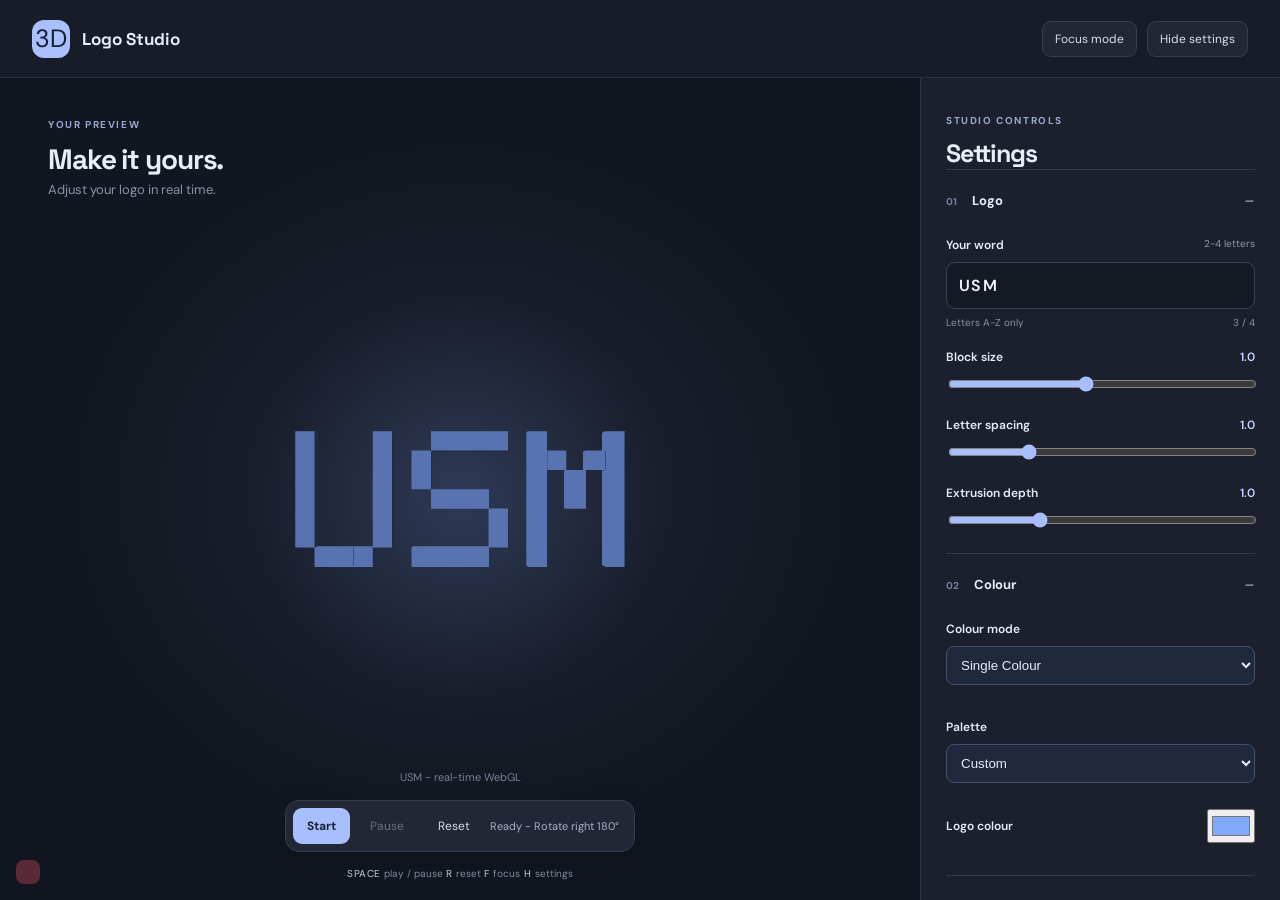
<file: CPC354-Assignment-1/index.html>
<!doctype html>
<html lang="en">
<head>
<meta charset="utf-8">
<meta name="viewport" content="width=device-width, initial-scale=1">
<title>Logo Studio</title>
<link rel="stylesheet" href="styles/style.css">
</head>
<body>
<div class="app" id="app">
<header class="topbar">
<div class="brand">
<span class="brand-icon">3D</span>
<div>
<strong>Logo Studio</strong>
</div>
</div>
<div class="top-actions">
<button id="focusBtn" class="icon-button" aria-pressed="false">Focus mode</button>
<button id="sidebarBtn" class="icon-button" aria-controls="sidebar" aria-expanded="true">Hide settings</button>
</div>
</header>
<main class="workspace">
<section class="preview" aria-label="Logo preview">
<div class="preview-top">
<div>
<span class="eyebrow">YOUR PREVIEW</span>
<h1>Make it yours.</h1>
<p>Adjust your logo in real time.</p>
</div>
</div>
<div class="stage" id="stage">
<div class="stage-glow">
</div>
<canvas id="logo-canvas" aria-label="Animated 3D word logo">
</canvas>
<div class="stage-caption" id="previewCaption">
</div>
</div>
<div class="playback" aria-label="Playback controls">
<button id="startBtn" class="play-button">
<span>Start</span>
</button>
<button id="stopBtn">
<span>Pause</span>
</button>
<button id="resetBtn">
<span>Reset</span>
</button>
<span id="phaseLabel" class="playback-status">Ready</span>
</div>
<p class="shortcuts">SPACE <span>play / pause</span> R <span>reset</span> F <span>focus</span> H <span>settings</span>
</p>
</section>
<aside class="sidebar" id="sidebar" aria-label="Logo settings">
<div class="sidebar-heading">
<div>
<span class="eyebrow">STUDIO CONTROLS</span>
<h2>Settings</h2>
</div>
</div>
<details open>
<summary>
<span>
<b>01</b> Logo</span>
</summary>
<div class="section-content">
<label for="wordInput">Your word <span class="hint">2-4 letters</span>
</label>
<input id="wordInput" type="text" value="USM" autocomplete="off" spellcheck="false" aria-describedby="wordError wordHint">
<div class="input-footer">
<span id="wordHint">Letters A-Z only</span>
<span id="wordCount">3 / 4</span>
</div>
<p id="wordError" class="error" role="alert">
</p>
<label for="blockSizeSlider">Block size <output id="blockSizeValue">1.0</output></label>
<input id="blockSizeSlider" type="range" min="0.2" max="2" step="0.1" value="1">
<label for="letterSpacingSlider">Letter spacing <output id="letterSpacingValue">1.0</output></label>
<input id="letterSpacingSlider" type="range" min="0" max="4" step="0.1" value="1">
<label for="depthSlider">Extrusion depth <output id="depthValue">
</output>
</label>
<input id="depthSlider" type="range" min="0.2" max="3" step="0.1" value="1">
</div>
</details>
<details open>
<summary>
<span>
<b>02</b> Colour</span>
</summary>
<div class="section-content">
<label for="colourMode">Colour mode</label>
<select id="colourMode">
<option value="single">Single Colour</option>
<option value="faces">Front / Side</option>
<option value="letters">Per-Letter</option>
<option value="gradient">Gradient</option>
</select>
<label for="paletteSelect">Palette</label>
<select id="paletteSelect">
<option>Custom</option>
<option>Ocean</option>
<option>Sunset</option>
<option>Forest</option>
</select>
<div id="colourFields">
</div>
</div>
</details>
<details>
<summary>
<span>
<b>03</b> Camera</span>
</summary>
<div class="section-content">
<label for="projectionSelect">Projection</label>
<select id="projectionSelect">
<option value="perspective">Perspective</option>
<option value="orthographic">Orthographic</option>
</select>
</div>
</details>
<details>
<summary>
<span>
<b>04</b> Lighting &amp; material</span>
</summary>
<div class="section-content">
<label for="lightPreset">Light direction</label>
<select id="lightPreset">
<option>Top Left</option>
<option>Top Right</option>
<option>Front</option>
<option>Back</option>
<option>Above</option>
<option>Custom</option>
</select>
<label for="lightHorizontal">Horizontal <output id="lightHorizontalValue">
</output>
</label>
<input id="lightHorizontal" type="range" min="-180" max="180" value="-45">
<label for="lightVertical">Vertical <output id="lightVerticalValue">
</output>
</label>
<input id="lightVertical" type="range" min="-90" max="90" value="35">
<label for="lightIntensity">Intensity <output id="lightIntensityValue">
</output>
</label>
<input id="lightIntensity" type="range" min="0" max="1" step="0.01" value="1">
<label for="materialPreset">Material</label>
<select id="materialPreset">
<option>Matte</option>
<option>Glossy</option>
<option>Metallic</option>
</select>
<label for="shininessSlider">Shininess <output id="shininessValue">
</output>
</label>
<input id="shininessSlider" type="range" min="1" max="128" value="8">
<label for="specularSlider">Specular intensity <output id="specularValue">
</output>
</label>
<input id="specularSlider" type="range" min="0" max="1" step="0.01" value="0">
<button id="materialReset" type="button">Reset this material</button>
<p class="helper">Each material remembers your adjustments for this session.</p>
</div>
</details>
<details open>
<summary>
<span>
<b>05</b> Animation</span>
</summary>
<div class="section-content">
<label for="speedSlider">Animation speed <output id="speedValue">
</output>
</label>
<input id="speedSlider" type="range" min="0.5" max="2" step="0.1" value="1">
</div>
</details>
<details>
<summary>
<span>
<b>06</b> Export</span>
</summary>
<div class="section-content">
<label for="recordResolution">Video resolution</label>
<select id="recordResolution"><option value="720">720p (1280 x 720)</option><option value="1080">1080p (1920 x 1080)</option></select>
<button id="recordStart" type="button">Record from start</button>
<button id="recordStop" type="button" disabled>Stop recording</button>
<button id="recordCancel" type="button" disabled>Cancel</button>
<p id="recordStatus" role="status" aria-live="polite">Checking recording support...</p>
<a id="recordDownload" class="video-download" hidden>Download video</a>
<p class="helper">Records the logo on a solid dark background, without audio, at a target of 30 fps. Recording restarts the animation and pauses it when finished. Scene controls are locked during recording. Stops automatically after 60 seconds. Keep this tab visible while recording.</p>
</div>
</details>
</aside>
</main>
<button id="restoreSidebarBtn" class="restore-button" hidden>Show settings</button>
<button id="exitFocusBtn" class="exit-focus" hidden>Exit focus mode</button>
<div id="statusMessage" class="studio-status" role="status" aria-live="polite">
</div>
</div>
<script src="Common/MV.js">
</script>
<script src="src/geometry/font.js">
</script>
<script src="src/geometry/cube.js">
</script>
<script src="src/geometry/word.js">
</script>
<script src="src/rendering/shaders.js">
</script>
<script src="src/rendering/buffers.js">
</script>
<script src="src/rendering/lighting.js">
</script>
<script src="src/rendering/webgl.js">
</script>
<script src="src/animation/phases.js">
</script>
<script src="src/animation/animation.js">
</script>
<script src="src/graphics/camera.js">
</script>
<script src="src/graphics/projection.js">
</script>
<script src="src/graphics/resize.js">
</script>
<script src="src/ui/colors.js">
</script>
<script src="src/ui/adapter.js">
</script>
<script src="src/ui/state.js">
</script>
<script src="src/ui/controls.js">
</script>
<script src="src/ui/events.js">
</script>
<script src="src/ui/recorder.js"></script>
<script src="src/main.js">
</script>
</body>
</html>
</file>
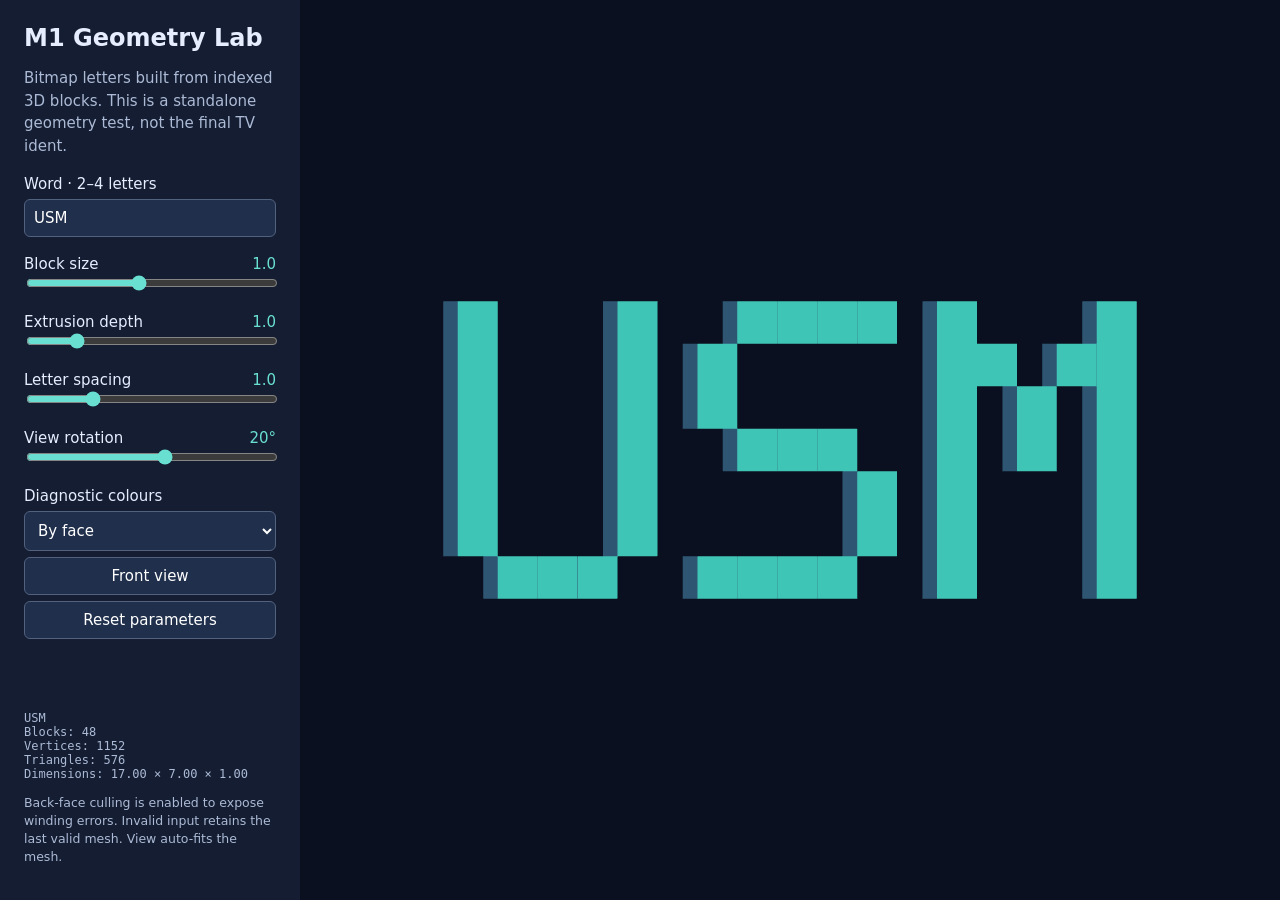
<file: CPC354-Assignment-1/test/geometry-test.html>
<!doctype html>
<html lang="en">
<head>
<meta charset="utf-8">
<meta name="viewport" content="width=device-width,initial-scale=1">
<title>M1 Geometry Lab</title>
<style>
*{box-sizing:border-box} body{margin:0;background:#0b1020;color:#e5edff;font:15px system-ui,sans-serif}
main{display:grid;grid-template-columns:300px 1fr;min-height:100vh} aside{padding:24px;background:#141d32}
h1{font-size:24px;margin:0 0 8px} p{color:#acbad5;line-height:1.5} label{display:block;margin-top:18px}
input,select,button{font:inherit} input[type=text],select,button{width:100%;padding:9px;margin-top:6px;border:1px solid #52617e;border-radius:6px;background:#202f4c;color:white}
input[type=range]{width:100%;accent-color:#69dfd2} button{cursor:pointer} output{float:right;color:#69dfd2}
canvas{width:100%;height:100%;display:block;min-height:420px} section{height:100vh;min-width:0}
#error{color:#ffb0a8;min-height:2.8em} pre{font-size:12px;white-space:pre-wrap;color:#acbad5} small{color:#acbad5}
@media(max-width:700px){main{grid-template-columns:1fr}section{height:60vh}aside{padding:18px}}
</style>
</head>
<body>
<main><aside>
<h1>M1 Geometry Lab</h1><p>Bitmap letters built from indexed 3D blocks. This is a standalone geometry test, not the final TV ident.</p>
<label for="word">Word · 2–4 letters</label><input id="word" type="text" value="USM" maxlength="12">
<label for="block">Block size <output id="blockValue"></output></label><input id="block" type="range" min="0.2" max="2" step="0.1" value="1">
<label for="depth">Extrusion depth <output id="depthValue"></output></label><input id="depth" type="range" min="0.1" max="5" step="0.1" value="1">
<label for="spacing">Letter spacing <output id="spacingValue"></output></label><input id="spacing" type="range" min="0" max="4" step="0.1" value="1">
<label for="yaw">View rotation <output id="yawValue"></output></label><input id="yaw" type="range" min="-180" max="180" step="1" value="20">
<label for="colorMode">Diagnostic colours</label><select id="colorMode"><option value="face">By face</option><option value="letter">By letter</option></select>
<button id="front">Front view</button><button id="reset">Reset parameters</button>
<p id="error" role="alert"></p><pre id="stats"></pre>
<small>Back-face culling is enabled to expose winding errors. Invalid input retains the last valid mesh. View auto-fits the mesh.</small>
</aside><section><canvas id="canvas" aria-label="Interactive 3D word preview"></canvas></section></main>
<script src="../src/geometry/font.js"></script><script src="../src/geometry/cube.js"></script><script src="../src/geometry/word.js"></script>
<script src="geometry-preview.js"></script>
</body></html>
</file>
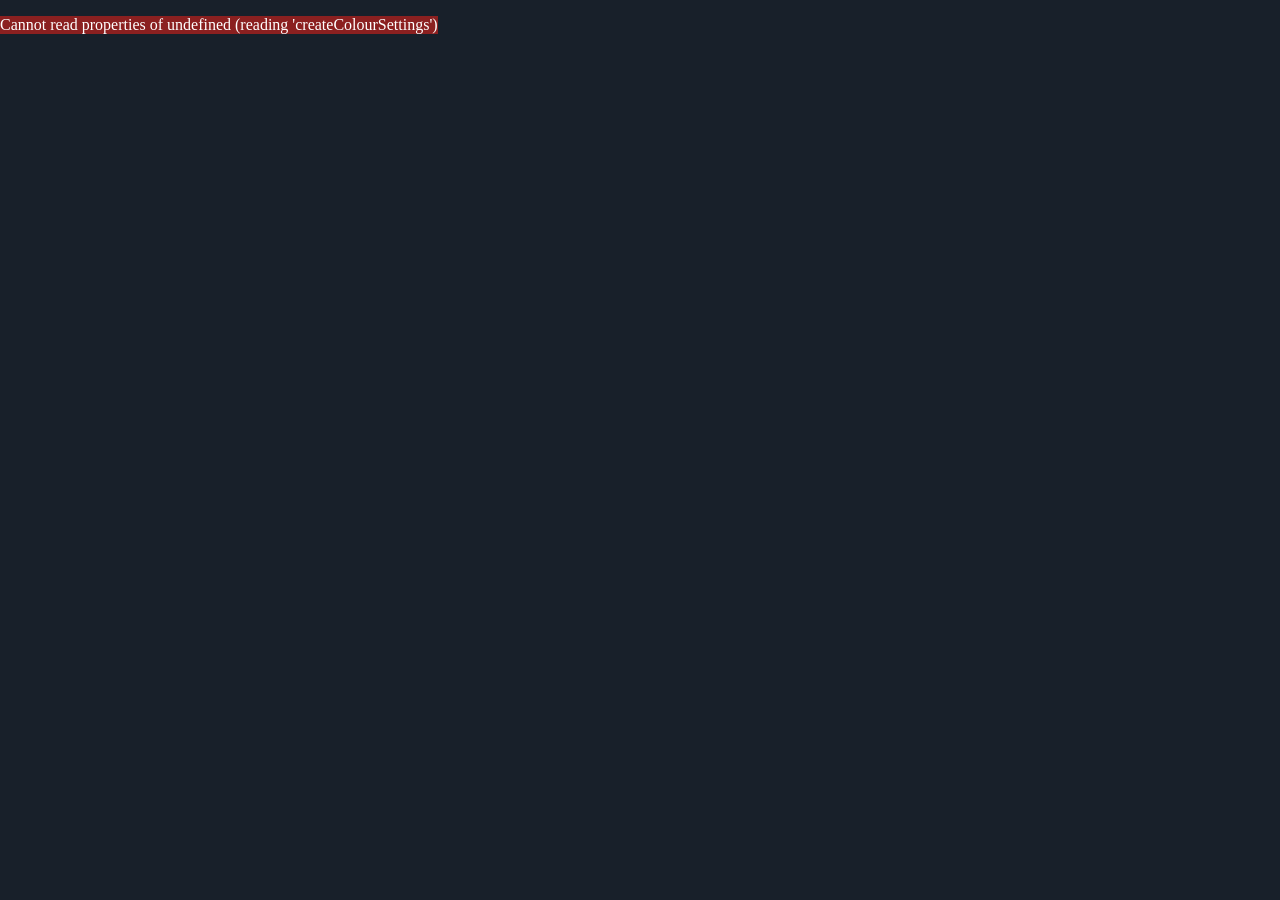
<file: CPC354-Assignment-1/test/renderer-preview.html>
<!doctype html>
<html lang="en">

<head>
    <meta charset="utf-8">
    <meta name="viewport" content="width=device-width, initial-scale=1">
    <title>M2 Phase 4 — Directional lighting preview</title>

    <style>
        html,
        body {
            margin: 0;
            height: 100%;
            background: #18202a;
        }

        canvas {
            display: block;
            width: 100%;
            height: 100%;
        }

        #error {
            position: fixed;
            top: 0;
            left: 0;
            color: white;
            background: #8b2020;
        }
    </style>
</head>

<body>
    <canvas id="preview" aria-label="Real word geometry rendered by M2">
    </canvas>

    <p id="error" role="alert" hidden></p>

    <!-- Existing dependencies copied unchanged from the reviewed repository. -->
    <script src="../Common/MV.js"></script>
    <script src="../src/geometry/font.js"></script>
    <script src="../src/geometry/cube.js"></script>
    <script src="../src/geometry/word.js"></script>
    <script src="../src/ui/state.js"></script>

    <script src="../src/rendering/shaders.js"></script>
    <script src="../src/rendering/buffers.js"></script>
    <script src="../src/rendering/lighting.js"></script>
    <script src="../src/rendering/webgl.js"></script>

    <script>
        // Development only: this page does not replace M3's camera or M5's startup.
        (function () {
            'use strict';

            const canvas = document.getElementById('preview');
            const error = document.getElementById('error');
            let renderer;

            function report(problem) {
                error.textContent = problem.message;
                error.hidden = false;
                console.error(problem);
            }

            try {
                renderer = M2.webgl.initialize(canvas);

                // Reuse the existing default word and single-colour setting.
                const mesh = buildWordGeometry();
                const settings = M5.createState();

                renderer.replaceGeometry(
                    mesh,
                    M5.coloursFor(mesh, settings.colour)
                );

                function redraw() {
                    try {
                        // This test page owns its viewport. Production resizing belongs to M3.
                        const ratio = window.devicePixelRatio || 1;

                        canvas.width = Math.max(
                            1,
                            Math.round(canvas.clientWidth * ratio)
                        );

                        canvas.height = Math.max(
                            1,
                            Math.round(canvas.clientHeight * ratio)
                        );

                        renderer.gl.viewport(
                            0,
                            0,
                            canvas.width,
                            canvas.height
                        );

                        const aspect = canvas.width / canvas.height;
                        const radius = Math.hypot(...mesh.bounds.size) / 2;

                        // Development framing settings, not production camera decisions.
                        const margin = 1.15;
                        const halfHeight = radius * margin / Math.min(1, aspect);
                        const halfWidth = halfHeight * aspect;
                        const distance = radius * 3;

                        renderer.draw({
                            // Preview pose exposes the front and side faces for lighting inspection.
                            model: rotateY(25),

                            view: lookAt(
                                vec3(0, 0, distance),
                                vec3(0, 0, 0),
                                vec3(0, 1, 0)
                            ),

                            projection: ortho(
                                -halfWidth,
                                halfWidth,
                                -halfHeight,
                                halfHeight,
                                distance - radius * 2,
                                distance + radius * 2
                            )
                        });

                        error.hidden = true;
                    } catch (problem) {
                        report(problem);
                    }
                }

                window.addEventListener('resize', redraw);

                window.addEventListener('pagehide', function (event) {
                    // Preserve resources when the browser caches the page for restoration.
                    if (!event.persisted) {
                        window.removeEventListener('resize', redraw);
                        renderer.dispose();
                    }
                });

                redraw();
            } catch (problem) {
                if (renderer) renderer.dispose();
                report(problem);
            }
        })();
    </script>
</body>

</html>
</file>
<file: CPC354-Assignment-1/styles/style.css>
@import url('https://fonts.googleapis.com/css2?family=DM+Sans:wght@400;500;600;700&family=Space+Grotesk:wght@400;500;600;700&display=swap');
:root { font-family:'DM Sans',system-ui,sans-serif; color:#e9edf8; background:#10131c; font-synthesis:none }
* { box-sizing:border-box }
body { margin:0 }
button,input { font:inherit }
button { cursor:pointer }
button:focus-visible,input:focus-visible,summary:focus-visible { outline:2px solid #9dbbff; outline-offset:3px }
.app { height:100vh; min-height:520px; display:flex; flex-direction:column; overflow:hidden }
.topbar { height:78px; flex:none; display:flex; align-items:center; justify-content:space-between; padding:0 32px; background:#181c28; border-bottom:1px solid #2b3040 }
.brand { display:flex; align-items:center; gap:12px }
.brand-icon { display:grid; place-items:center; width:38px; height:38px; border-radius:12px; background:#a9bfff; color:#172037; font-size:25px }
.brand strong,.brand small { display:block }
.brand strong,h1,h2 { font-family:'Space Grotesk',sans-serif }
.brand strong { font-size:17px }
.brand small { color:#858da2; font-size:11px; margin-top:2px }
.top-actions { display:flex; gap:10px; align-items:center }
.badge,.preview-status { font-size:11px; color:#b4c6ff; background:#303958; border:1px solid #48577c; padding:7px 10px; border-radius:99px }
.icon-button,.restore-button,.exit-focus { border:1px solid #373d4d; color:#d8deee; background:#222735; padding:9px 12px; border-radius:9px; font-size:12px }
.workspace { min-height:0; flex:1; display:flex }
.preview { min-width:0; flex:1; position:relative; display:flex; flex-direction:column; padding:34px 48px 20px; background:radial-gradient(ellipse at 50% 50%,#202636,#121620 60%) }
.preview-top { display:flex; justify-content:space-between; gap:20px }
.eyebrow { font-size:10px; letter-spacing:.16em; color:#9aa9d1; font-weight:700 }
.preview h1 { font-size:28px; margin:8px 0 4px; letter-spacing:-.04em }
.preview p { margin:0; color:#8a92a5; font-size:13px }
.preview-status { height:max-content; background:#222b34; color:#a5d5c3; border-color:#344e46 }
.stage { flex:1; min-height:150px; display:grid; place-items:center; position:relative; perspective:1000px; overflow:hidden }
.stage-glow { position:absolute; width:min(54%,550px); aspect-ratio:1; border-radius:50%; background:radial-gradient(circle,#6387d833,transparent 65%) }
.stage-caption { position:absolute; bottom:16px; color:#767f94; font-size:11px }
.playback { align-self:center; display:flex; align-items:center; gap:6px; padding:7px; border:1px solid #373d4d; border-radius:14px; background:#222735; box-shadow:0 12px 30px #0003 }
.playback button { border:0; border-radius:9px; background:transparent; color:#d5dbea; padding:10px 14px; font-size:12px }
.playback button:disabled { opacity:.4; cursor:default }
.playback .play-button { background:#a7bfff; color:#182138; font-weight:700 }
.playback-status { font-size:11px; color:#a8b1c4; min-width:70px; padding-right:8px }
.preview .shortcuts { text-align:center; font-size:10px; letter-spacing:.04em; margin-top:15px; color:#c4cce0 }
.shortcuts span { color:#818a9c; letter-spacing:0 }
.sidebar { width:360px; flex:none; overflow:auto; background:#1c202c; border-left:1px solid #303544; padding:30px 25px 15px }
.sidebar-heading { display:flex; align-items:center; justify-content:space-between }
.sidebar-heading h2 { margin:8px 0 0; font-size:25px; letter-spacing:-.04em }
details { border-top:1px solid #343948 }
details:last-of-type { border-bottom:1px solid #343948 }
summary { list-style:none; cursor:pointer; display:flex; justify-content:space-between; align-items:center; padding:17px 0; font-size:13px; font-weight:700 }
summary::-webkit-details-marker { display:none }
summary:after { content:'+'; font-size:20px; color:#8b95aa; font-weight:400 }
details[open]>summary:after { content:'−' }
summary span { flex:1 }
summary b { font-size:10px; color:#7582a5; margin-right:12px }
summary em { font-style:normal; color:#838ca1; background:#303545; font-size:9px; padding:4px 7px; border-radius:6px; margin-right:12px }
.section-content { padding:1px 0 20px }
label { display:block; font-size:12px; font-weight:600; margin:6px 0 9px }
label:not(:first-child) { margin-top:20px }
.hint { float:right; color:#929bae; font-size:10px; font-weight:400 }
input[type=text] { width:100%; color:#f2f4fa; background:#151924; border:1px solid #3b4254; border-radius:9px; padding:12px; font-weight:600; letter-spacing:.08em }
input[aria-invalid=true] { border-color:#ee8b94 }
.input-footer,.range-labels { display:flex; justify-content:space-between; color:#8992a6; font-size:10px; margin-top:7px }
.error { font-size:11px; color:#ff9ba3; margin:8px 0 0 }
.error:empty { display:none }
output { float:right; color:#c4d1ff }
input[type=range] { width:100%; accent-color:#a8bfff; cursor:pointer }
.helper { font-size:11px; line-height:1.5; color:#8d96aa; margin:12px 0 0 }
.restore-button,.exit-focus { position:fixed; top:94px; right:20px; z-index:5 }
.exit-focus { right:20px; top:20px }
.app.is-hidden .sidebar,.app.is-focus .sidebar,.app.is-focus .topbar,.app.is-focus .preview-top,.app.is-focus .shortcuts { display:none }
.app.is-focus .preview { padding:25px }
.app.is-focus .restore-button { display:none }
.sr-only { position:absolute; width:1px; height:1px; padding:0; margin:-1px; overflow:hidden; clip:rect(0,0,0,0); white-space:nowrap; border:0 }
[hidden] { display:none!important }
@media(max-width:760px) {
  .topbar { padding:0 16px }
  .brand small,.badge { display:none }
  .preview { padding:24px 20px }
  .sidebar { position:absolute; right:0; top:78px; bottom:0; z-index:3; width:min(360px,90vw); box-shadow:-12px 0 30px #0006 }
  .playback button { padding:10px }
  .playback button span { display:none }
  .preview-top h1 { font-size:23px }
  .shortcuts { display:none }
}

/* The drawing buffer follows the stage through ResizeObserver. */
#stage { position:relative; }
#logo-canvas { position:absolute; inset:0; width:100%; height:100%; z-index:1; }
.stage-caption { z-index:2; pointer-events:none; }
select { width:100%; padding:10px; margin-bottom:14px; color:#e7ecff; background:#20283d; border:1px solid #46516a; border-radius:8px; }
.colour-picker { display:flex; align-items:center; justify-content:space-between; gap:12px; margin:12px 0; }
.colour-picker label { margin:0; }
.colour-picker input { width:48px; height:34px; padding:2px; }
.section-content button { padding:8px 12px; border:1px solid #46516a; border-radius:8px; background:#20283d; color:#e7ecff; cursor:pointer; margin:6px 6px 6px 0; }
.section-content button:disabled { opacity:.4; cursor:default; }
.studio-status:not(:empty) { position:fixed; bottom:16px; left:16px; max-width:calc(100vw - 32px); padding:12px; background:#592a35; color:white; border-radius:8px; z-index:20; }
.playback-status { white-space:normal; }
.video-download { display:inline-block; padding:10px 14px; border-radius:8px; background:#80a8ff; color:#10182c; text-decoration:none; font-weight:600; }
.video-download[hidden] { display:none; }
#recordStatus { font-size:13px; line-height:1.5; }
</file>
